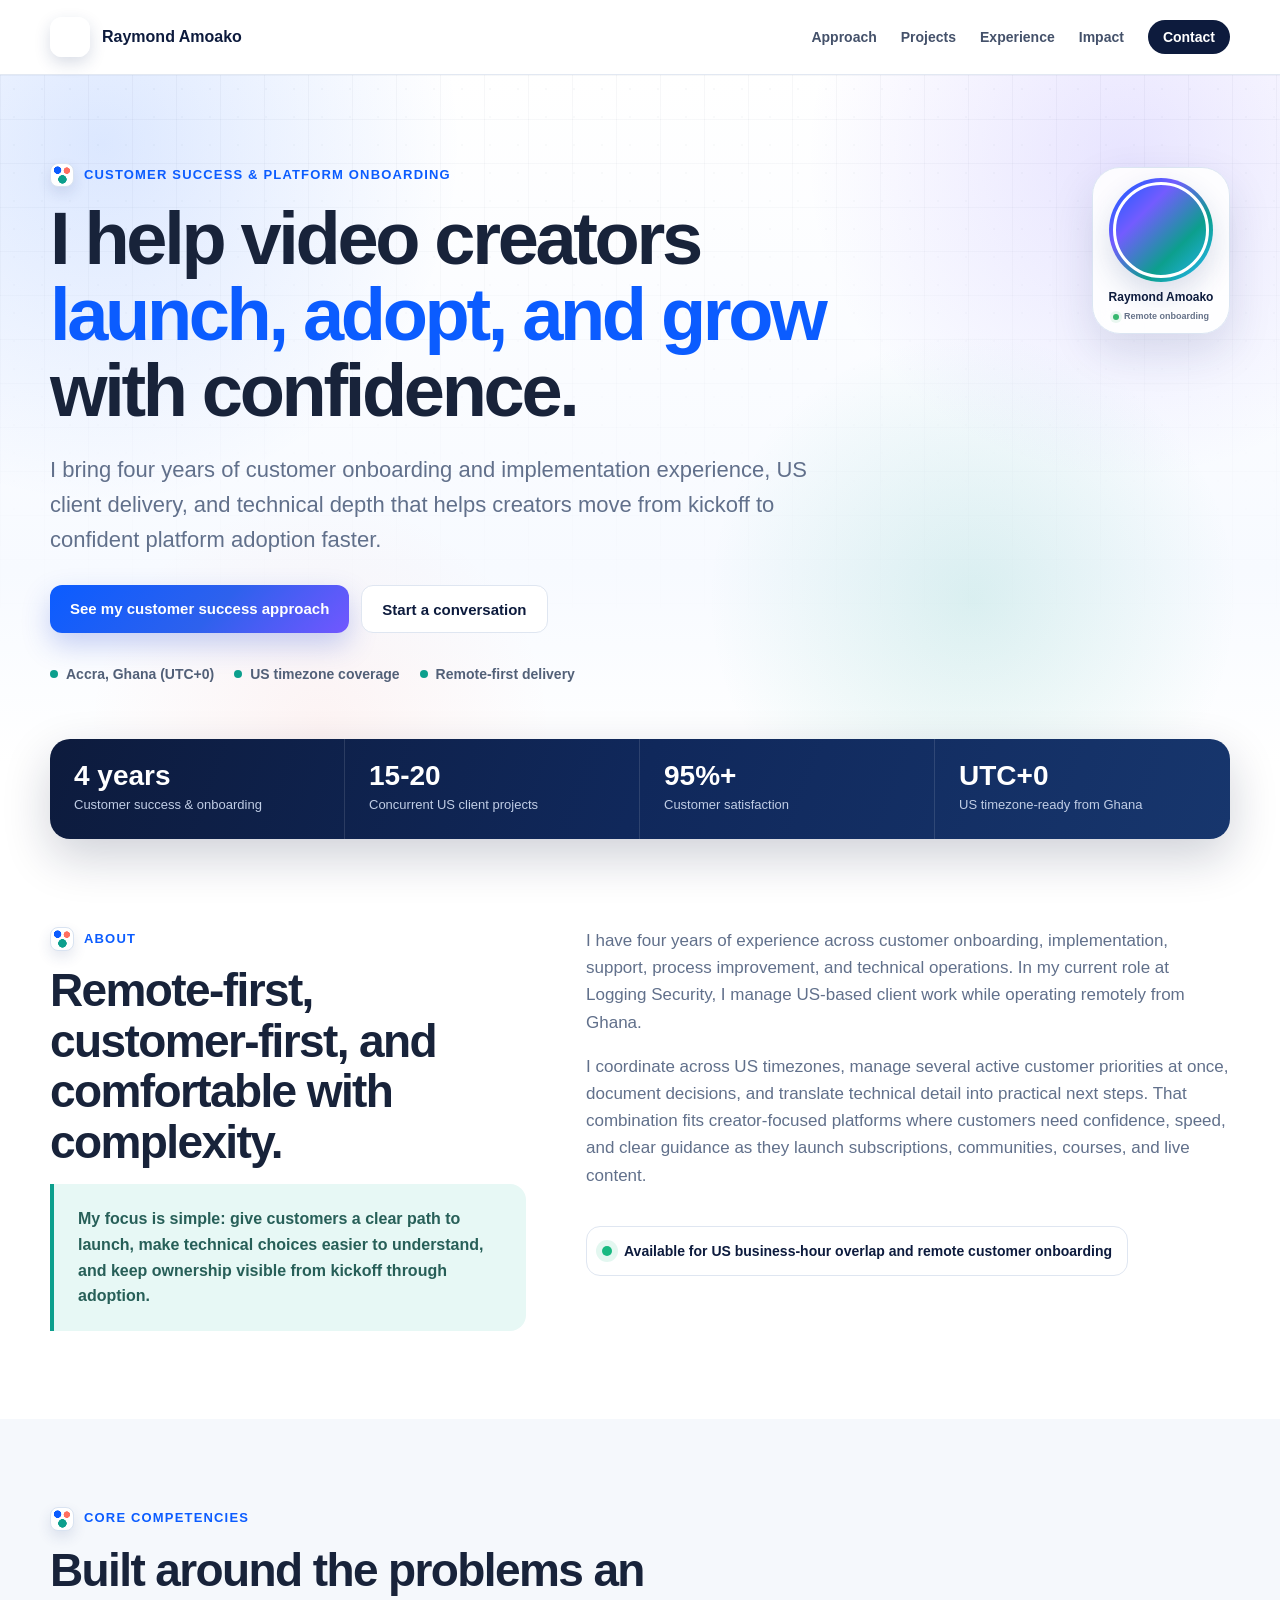
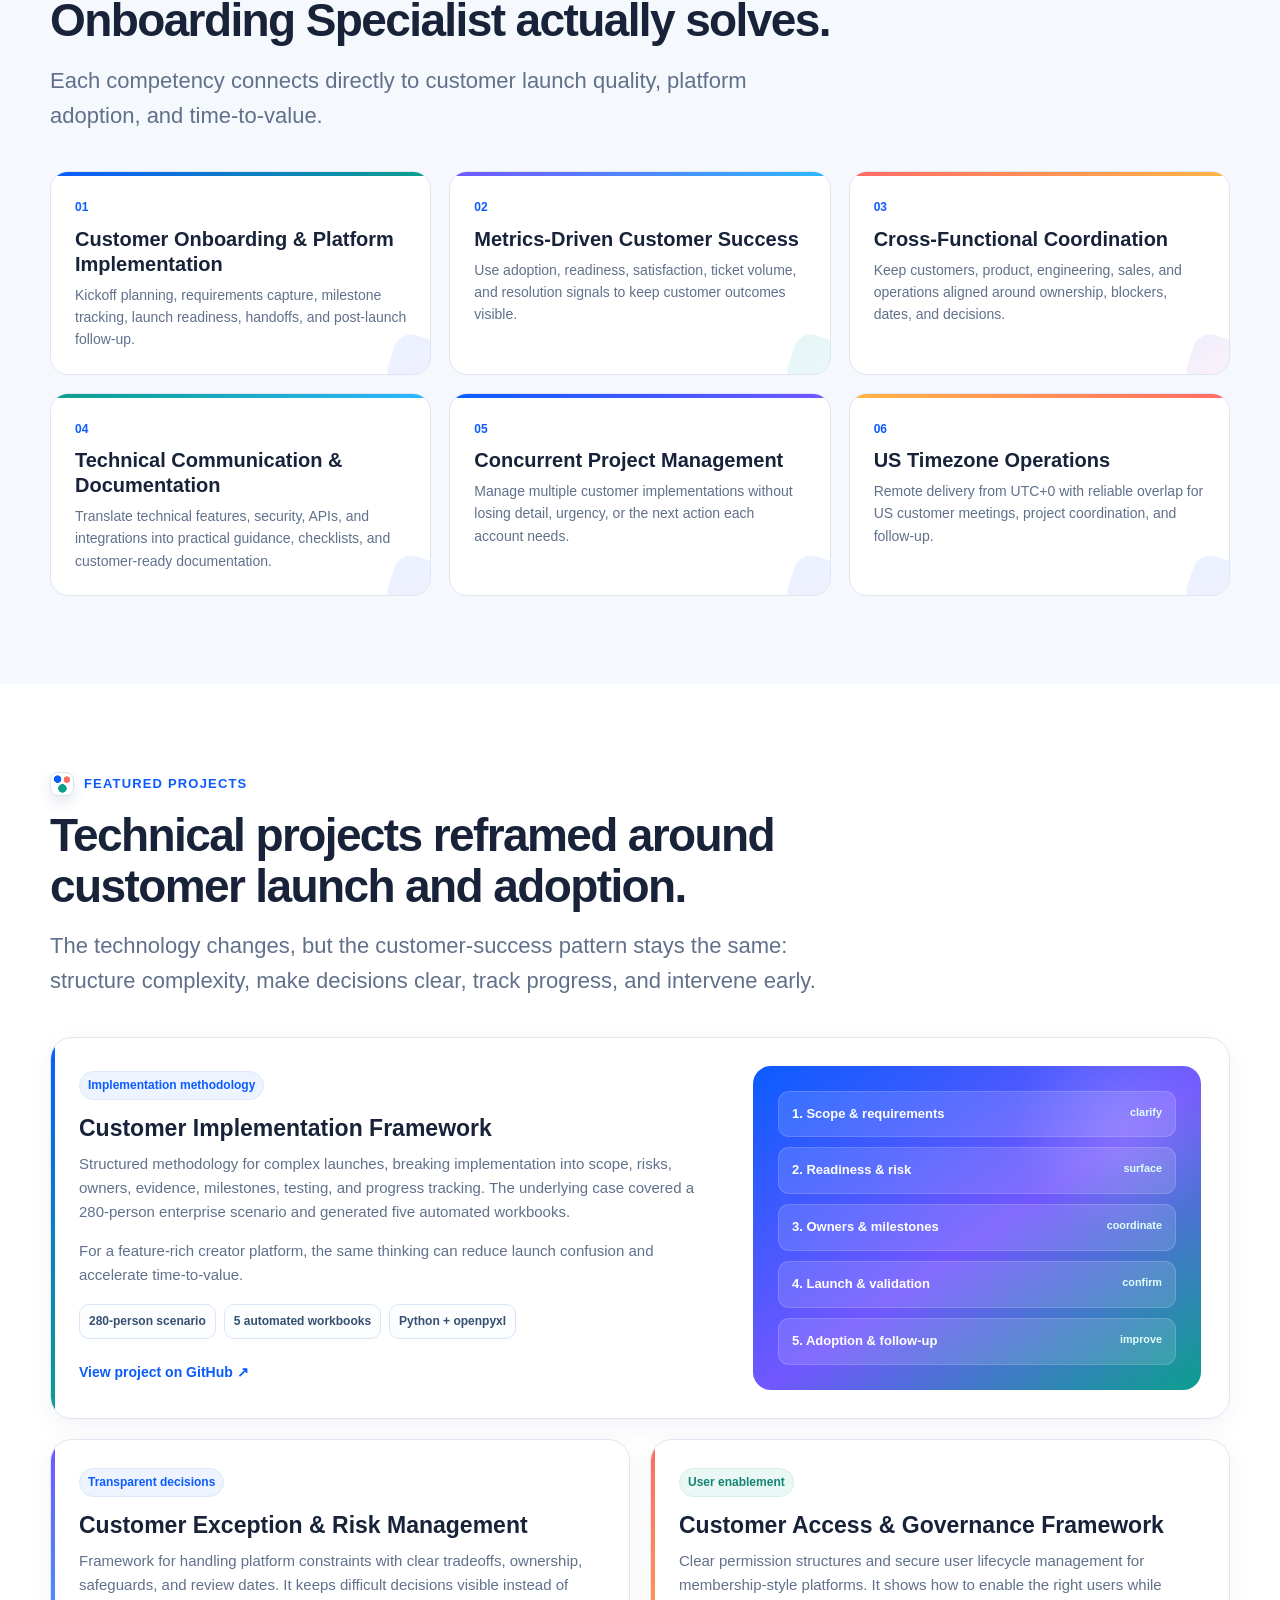
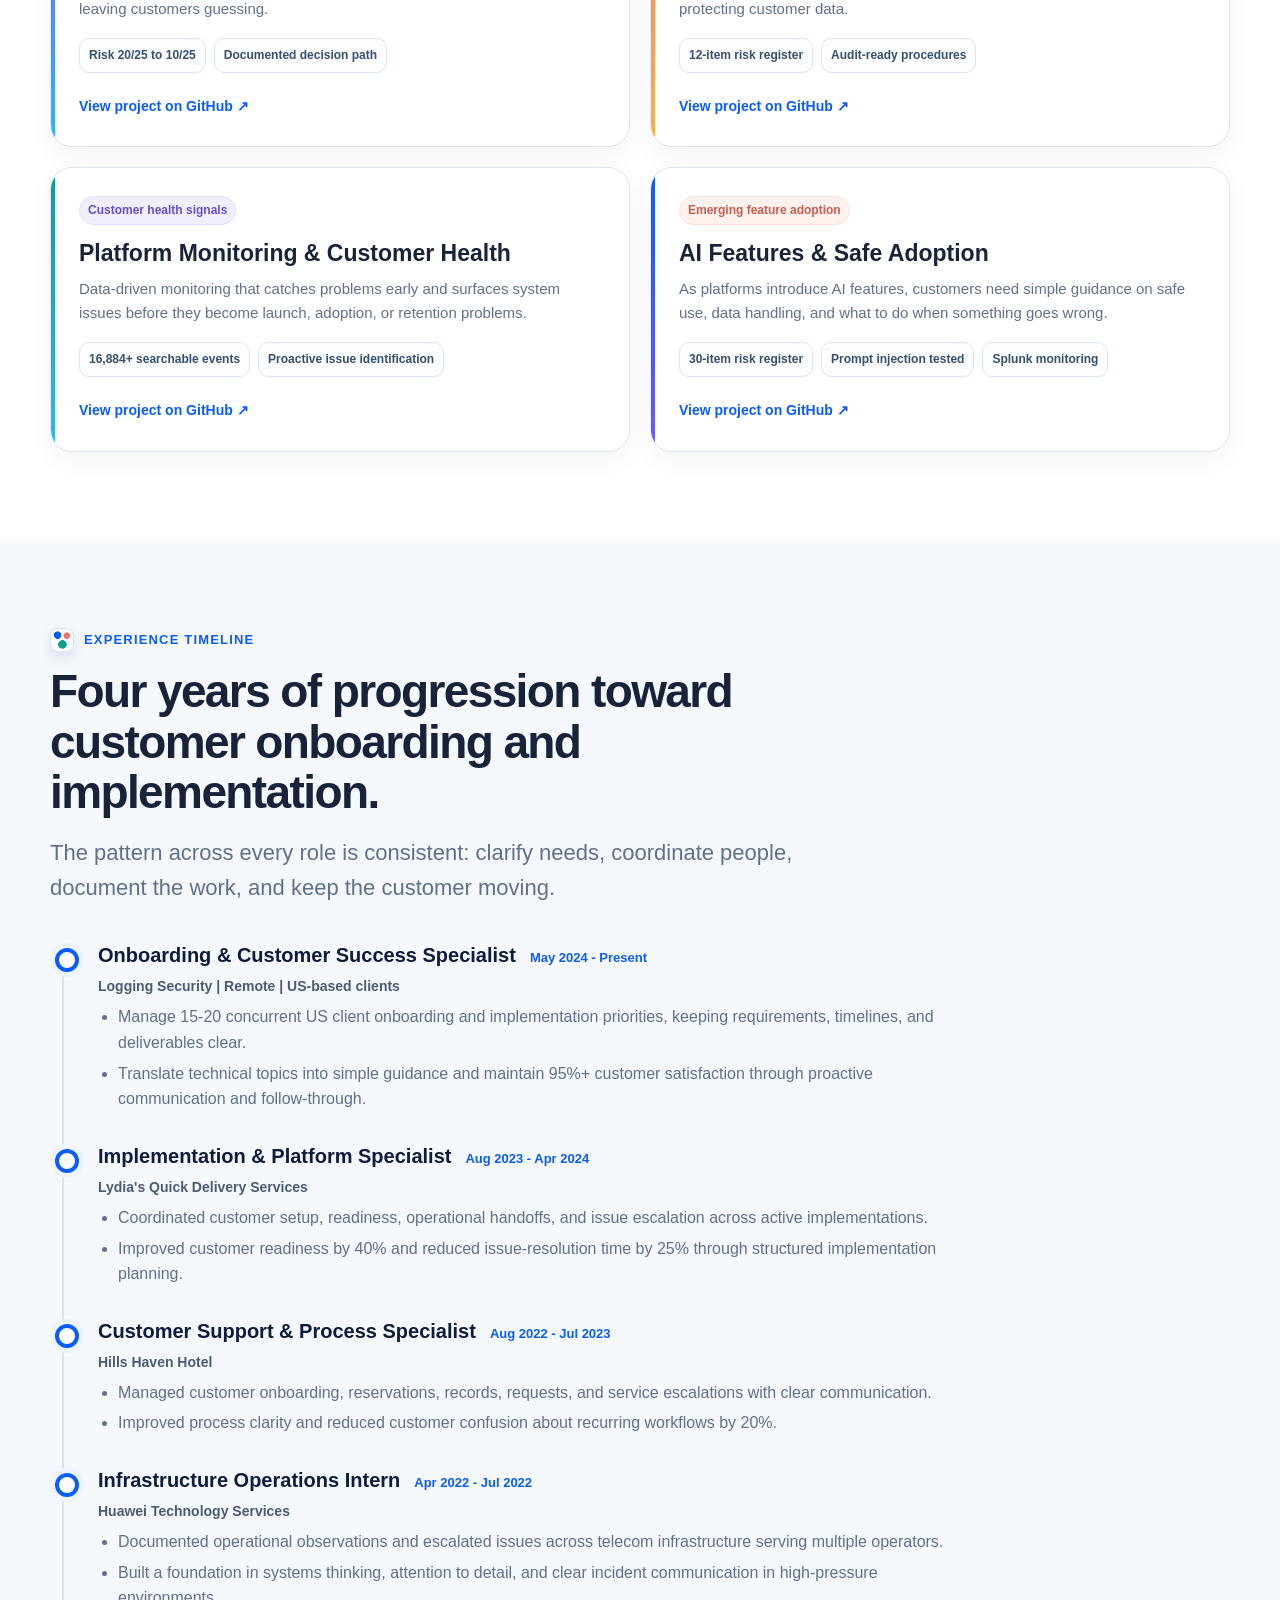
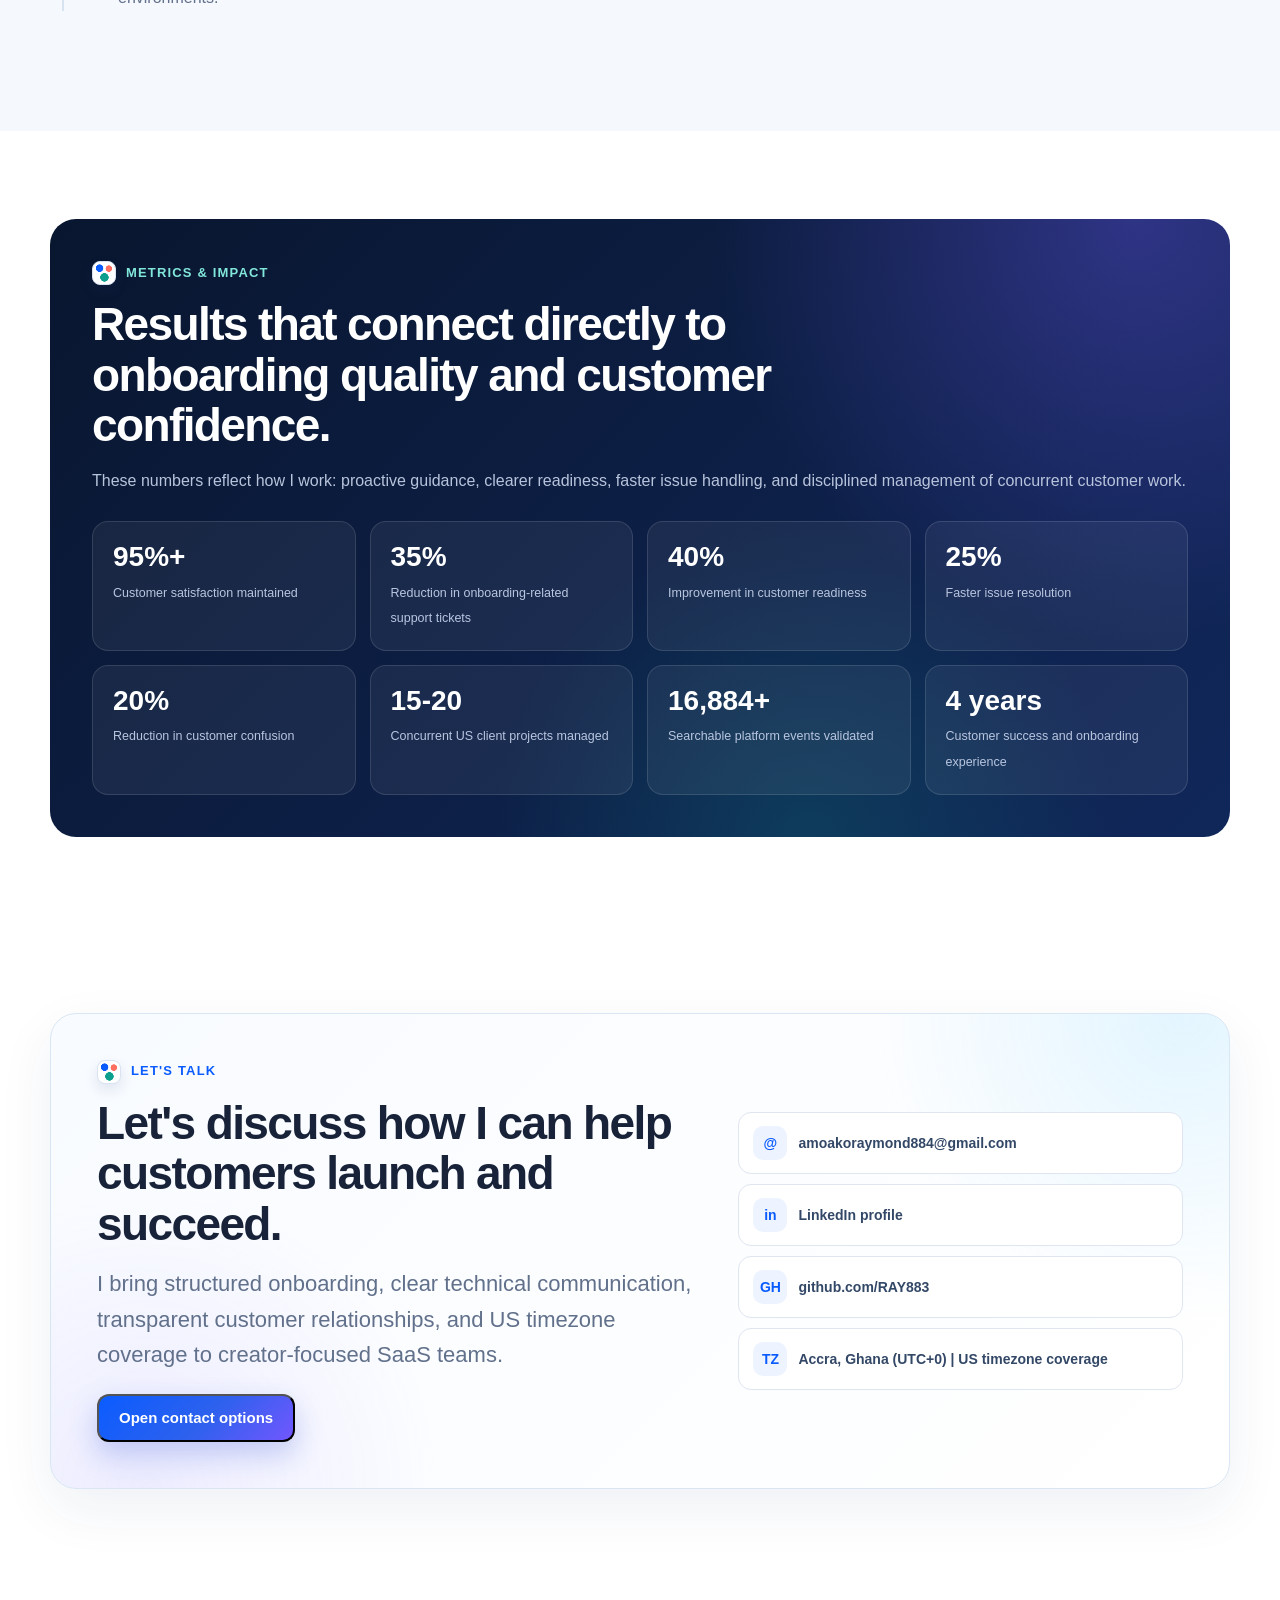
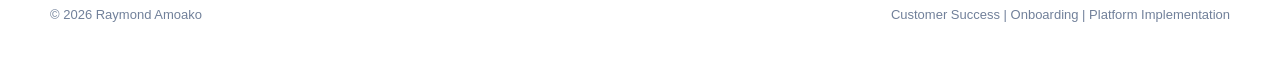
<file: index.html>
<!doctype html><html lang="en"><head><meta charset="utf-8"><meta name="viewport" content="width=device-width,initial-scale=1"><meta name="description" content="Raymond Amoako - customer success, onboarding and platform implementation for creator-focused SaaS."><meta name="theme-color" content="#0b5cff"><title>Raymond Amoako | Customer Success & Onboarding</title><link rel="stylesheet" href="style.css"><link rel="stylesheet" href="enhanced.css"></head><body><header class="navw"><div class="ct nav"><a href="#top" class="brand" data-scroll="top"><img class="nav-avatar" src="portrait.webp?v=20260817c" alt="Raymond Amoako"><span>Raymond Amoako</span></a><button class="menu" id="mb" aria-label="Menu">☰</button><nav class="links" id="nl"><a href="#approach">Approach</a><a href="#projects">Projects</a><a href="#experience">Experience</a><a href="#impact">Impact</a><button class="cta nav-contact" type="button" data-contact>Contact</button></nav></div></header><main id="top">
<section class="hero"><div class="ct hg"><div><div class="eye">Customer Success & Platform Onboarding</div><h1>I help video creators <span>launch, adopt, and grow</span> with confidence.</h1><p class="lead">I bring four years of customer onboarding and implementation experience, US client delivery, and technical depth that helps creators move from kickoff to confident platform adoption faster.</p><div class="actions"><a class="btn primary" href="#approach" data-scroll="approach">See my customer success approach</a><button class="btn secondary" type="button" data-contact>Start a conversation</button></div><div class="trust"><span><i class="dot"></i>Accra, Ghana (UTC+0)</span><span><i class="dot"></i>US timezone coverage</span><span><i class="dot"></i>Remote-first delivery</span></div></div><aside class="hero-avatar-card" aria-label="Raymond Amoako profile"><div class="hero-avatar-ring"><img src="portrait.webp?v=20260817c" alt="Professional portrait of Raymond Amoako"></div><div class="hero-avatar-copy"><strong>Raymond Amoako</strong><span><i class="online-dot"></i>Remote onboarding</span></div></aside></div></section>
<div class="stats"><div class="ct sg"><div class="st"><b>4 years</b><span>Customer success & onboarding</span></div><div class="st"><b>15-20</b><span>Concurrent US client projects</span></div><div class="st"><b>95%+</b><span>Customer satisfaction</span></div><div class="st"><b>UTC+0</b><span>US timezone-ready from Ghana</span></div></div></div>
<section class="sec" id="about"><div class="ct about"><div><div class="eye">About</div><h2>Remote-first, customer-first, and comfortable with complexity.</h2><div class="note">My focus is simple: give customers a clear path to launch, make technical choices easier to understand, and keep ownership visible from kickoff through adoption.</div></div><div class="copy"><p>I have four years of experience across customer onboarding, implementation, support, process improvement, and technical operations. In my current role at Logging Security, I manage US-based client work while operating remotely from Ghana.</p><p>I coordinate across US timezones, manage several active customer priorities at once, document decisions, and translate technical detail into practical next steps. That combination fits creator-focused platforms where customers need confidence, speed, and clear guidance as they launch subscriptions, communities, courses, and live content.</p><div class="avail"><span class="pulse"></span>Available for US business-hour overlap and remote customer onboarding</div></div></div></section>
<section class="sec soft" id="approach"><div class="ct"><div class="head"><div class="eye">Core competencies</div><h2>Built around the problems an Onboarding Specialist actually solves.</h2><p class="lead">Each competency connects directly to customer launch quality, platform adoption, and time-to-value.</p></div><div class="cg"><article class="comp"><div class="num">01</div><h3>Customer Onboarding & Platform Implementation</h3><p>Kickoff planning, requirements capture, milestone tracking, launch readiness, handoffs, and post-launch follow-up.</p></article><article class="comp"><div class="num">02</div><h3>Metrics-Driven Customer Success</h3><p>Use adoption, readiness, satisfaction, ticket volume, and resolution signals to keep customer outcomes visible.</p></article><article class="comp"><div class="num">03</div><h3>Cross-Functional Coordination</h3><p>Keep customers, product, engineering, sales, and operations aligned around ownership, blockers, dates, and decisions.</p></article><article class="comp"><div class="num">04</div><h3>Technical Communication & Documentation</h3><p>Translate technical features, security, APIs, and integrations into practical guidance, checklists, and customer-ready documentation.</p></article><article class="comp"><div class="num">05</div><h3>Concurrent Project Management</h3><p>Manage multiple customer implementations without losing detail, urgency, or the next action each account needs.</p></article><article class="comp"><div class="num">06</div><h3>US Timezone Operations</h3><p>Remote delivery from UTC+0 with reliable overlap for US customer meetings, project coordination, and follow-up.</p></article></div></div></section>
<section class="sec" id="projects"><div class="ct"><div class="head"><div class="eye">Featured projects</div><h2>Technical projects reframed around customer launch and adoption.</h2><p class="lead">The technology changes, but the customer-success pattern stays the same: structure complexity, make decisions clear, track progress, and intervene early.</p></div><div class="pg"><article class="proj feature"><div><span class="pt">Implementation methodology</span><h3>Customer Implementation Framework</h3><p>Structured methodology for complex launches, breaking implementation into scope, risks, owners, evidence, milestones, testing, and progress tracking. The underlying case covered a 280-person enterprise scenario and generated five automated workbooks.</p><p>For a feature-rich creator platform, the same thinking can reduce launch confusion and accelerate time-to-value.</p><div class="pills"><span class="pill">280-person scenario</span><span class="pill">5 automated workbooks</span><span class="pill">Python + openpyxl</span></div><a class="plink" href="https://github.com/RAY883/ISO-27001-Endpoint-Data-Protection-Governance" target="_blank" rel="noopener">View project on GitHub ↗</a></div><div class="visual"><div class="flow">1. Scope & requirements <small>clarify</small></div><div class="flow">2. Readiness & risk <small>surface</small></div><div class="flow">3. Owners & milestones <small>coordinate</small></div><div class="flow">4. Launch & validation <small>confirm</small></div><div class="flow">5. Adoption & follow-up <small>improve</small></div></div></article>
<article class="proj"><span class="pt">Transparent decisions</span><h3>Customer Exception & Risk Management</h3><p>Framework for handling platform constraints with clear tradeoffs, ownership, safeguards, and review dates. It keeps difficult decisions visible instead of leaving customers guessing.</p><div class="pills"><span class="pill">Risk 20/25 to 10/25</span><span class="pill">Documented decision path</span></div><a class="plink" href="https://github.com/RAY883/Risk-Acceptance-Security-Exception-Management" target="_blank" rel="noopener">View project on GitHub ↗</a></article>
<article class="proj"><span class="pt">User enablement</span><h3>Customer Access & Governance Framework</h3><p>Clear permission structures and secure user lifecycle management for membership-style platforms. It shows how to enable the right users while protecting customer data.</p><div class="pills"><span class="pill">12-item risk register</span><span class="pill">Audit-ready procedures</span></div><a class="plink" href="https://github.com/RAY883/iam-joiner-mover-leaver-access-governance" target="_blank" rel="noopener">View project on GitHub ↗</a></article>
<article class="proj"><span class="pt">Customer health signals</span><h3>Platform Monitoring & Customer Health</h3><p>Data-driven monitoring that catches problems early and surfaces system issues before they become launch, adoption, or retention problems.</p><div class="pills"><span class="pill">16,884+ searchable events</span><span class="pill">Proactive issue identification</span></div><a class="plink" href="https://github.com/RAY883/active-directory-splunk-siem-lab" target="_blank" rel="noopener">View project on GitHub ↗</a></article>
<article class="proj"><span class="pt">Emerging feature adoption</span><h3>AI Features & Safe Adoption</h3><p>As platforms introduce AI features, customers need simple guidance on safe use, data handling, and what to do when something goes wrong.</p><div class="pills"><span class="pill">30-item risk register</span><span class="pill">Prompt injection tested</span><span class="pill">Splunk monitoring</span></div><a class="plink" href="https://github.com/RAY883/AI-Security-Governance-and-Incident-Readiness" target="_blank" rel="noopener">View project on GitHub ↗</a></article></div></div></section>
<section class="sec soft" id="experience"><div class="ct"><div class="head"><div class="eye">Experience timeline</div><h2>Four years of progression toward customer onboarding and implementation.</h2><p class="lead">The pattern across every role is consistent: clarify needs, coordinate people, document the work, and keep the customer moving.</p></div><div class="tl"><article class="ti"><div class="meta"><h3>Onboarding & Customer Success Specialist</h3><span>May 2024 - Present</span></div><div class="co">Logging Security | Remote | US-based clients</div><ul><li>Manage 15-20 concurrent US client onboarding and implementation priorities, keeping requirements, timelines, and deliverables clear.</li><li>Translate technical topics into simple guidance and maintain 95%+ customer satisfaction through proactive communication and follow-through.</li></ul></article><article class="ti"><div class="meta"><h3>Implementation & Platform Specialist</h3><span>Aug 2023 - Apr 2024</span></div><div class="co">Lydia's Quick Delivery Services</div><ul><li>Coordinated customer setup, readiness, operational handoffs, and issue escalation across active implementations.</li><li>Improved customer readiness by 40% and reduced issue-resolution time by 25% through structured implementation planning.</li></ul></article><article class="ti"><div class="meta"><h3>Customer Support & Process Specialist</h3><span>Aug 2022 - Jul 2023</span></div><div class="co">Hills Haven Hotel</div><ul><li>Managed customer onboarding, reservations, records, requests, and service escalations with clear communication.</li><li>Improved process clarity and reduced customer confusion about recurring workflows by 20%.</li></ul></article><article class="ti"><div class="meta"><h3>Infrastructure Operations Intern</h3><span>Apr 2022 - Jul 2022</span></div><div class="co">Huawei Technology Services</div><ul><li>Documented operational observations and escalated issues across telecom infrastructure serving multiple operators.</li><li>Built a foundation in systems thinking, attention to detail, and clear incident communication in high-pressure environments.</li></ul></article></div></div></section>
<section class="sec" id="impact"><div class="ct impact"><div class="eye" style="color:#82e7db">Metrics & impact</div><h2>Results that connect directly to onboarding quality and customer confidence.</h2><p>These numbers reflect how I work: proactive guidance, clearer readiness, faster issue handling, and disciplined management of concurrent customer work.</p><div class="ig"><div class="ic"><b>95%+</b><span>Customer satisfaction maintained</span></div><div class="ic"><b>35%</b><span>Reduction in onboarding-related support tickets</span></div><div class="ic"><b>40%</b><span>Improvement in customer readiness</span></div><div class="ic"><b>25%</b><span>Faster issue resolution</span></div><div class="ic"><b>20%</b><span>Reduction in customer confusion</span></div><div class="ic"><b>15-20</b><span>Concurrent US client projects managed</span></div><div class="ic"><b>16,884+</b><span>Searchable platform events validated</span></div><div class="ic"><b>4 years</b><span>Customer success and onboarding experience</span></div></div></div></section>
<section class="sec" id="contact"><div class="ct contact"><div><div class="eye">Let's talk</div><h2>Let's discuss how I can help customers launch and succeed.</h2><p class="lead">I bring structured onboarding, clear technical communication, transparent customer relationships, and US timezone coverage to creator-focused SaaS teams.</p><button class="btn primary" type="button" data-contact>Open contact options</button></div><div class="cl"><a href="mailto:amoakoraymond884@gmail.com"><span class="mini">@</span>amoakoraymond884@gmail.com</a><a href="https://www.linkedin.com/in/raymond-amoako-a57b2a271" target="_blank" rel="noopener"><span class="mini">in</span>LinkedIn profile</a><a href="https://github.com/RAY883" target="_blank" rel="noopener"><span class="mini">GH</span>github.com/RAY883</a><div><span class="mini">TZ</span>Accra, Ghana (UTC+0) | US timezone coverage</div></div></div></section></main><footer><div class="ct fr"><span>© 2026 Raymond Amoako</span><span>Customer Success | Onboarding | Platform Implementation</span></div></footer><div class="contact-modal" id="contactModal" aria-hidden="true" role="dialog" aria-modal="true" aria-labelledby="contactTitle"><div class="modal-backdrop" data-close></div><div class="modal-card"><button class="modal-close" type="button" data-close aria-label="Close">×</button><img class="modal-avatar" src="portrait.webp?v=20260817c" alt="Raymond Amoako"><span class="modal-kicker">Let's connect</span><h2 id="contactTitle">Start a conversation with Raymond.</h2><p>Choose the channel that works best. I respond across US business-hour overlap.</p><div class="modal-links"><a href="mailto:amoakoraymond884@gmail.com?subject=Customer%20Success%20Conversation"><span>@</span><div><b>Email</b><small>amoakoraymond884@gmail.com</small></div><i>→</i></a><a href="https://www.linkedin.com/in/raymond-amoako-a57b2a271" target="_blank" rel="noopener"><span>in</span><div><b>LinkedIn</b><small>Connect professionally</small></div><i>↗</i></a><a href="https://github.com/RAY883" target="_blank" rel="noopener"><span>GH</span><div><b>GitHub</b><small>Review project evidence</small></div><i>↗</i></a></div><button class="copy-email" type="button" id="copyEmail">Copy email address</button><div class="copy-status" id="copyStatus" aria-live="polite"></div></div></div><script>(()=>{const b=document.getElementById('mb'),n=document.getElementById('nl'),m=document.getElementById('contactModal'),st=document.getElementById('copyStatus');const go=id=>{const e=id==='top'?document.body:document.getElementById(id);if(!e)return;window.scrollTo({top:id==='top'?0:e.getBoundingClientRect().top+scrollY-76,behavior:'smooth'});n.classList.remove('open')};b.onclick=()=>n.classList.toggle('open');document.querySelectorAll('a[href^="#"], [data-scroll]').forEach(a=>a.onclick=e=>{const id=(a.dataset.scroll||a.getAttribute('href')||'').replace('#','');if(id){e.preventDefault();go(id)}});const open=()=>{m.classList.add('open');m.setAttribute('aria-hidden','false');document.body.classList.add('modal-open')},close=()=>{m.classList.remove('open');m.setAttribute('aria-hidden','true');document.body.classList.remove('modal-open')};document.querySelectorAll('[data-contact]').forEach(x=>x.onclick=open);document.querySelectorAll('[data-close]').forEach(x=>x.onclick=close);document.addEventListener('keydown',e=>{if(e.key==='Escape')close()});document.getElementById('copyEmail').onclick=async()=>{try{await navigator.clipboard.writeText('amoakoraymond884@gmail.com');st.textContent='Email copied to clipboard.'}catch{st.textContent='amoakoraymond884@gmail.com'}setTimeout(()=>st.textContent='',2300)};const items=document.querySelectorAll('.comp,.proj,.ti,.st,.ic,.profile,.head,.about,.contact');items.forEach(x=>x.classList.add('fx'));const ob=new IntersectionObserver(es=>es.forEach(e=>{if(e.isIntersecting){e.target.classList.add('show');ob.unobserve(e.target)}}),{threshold:.08});items.forEach(x=>ob.observe(x));})();</script></body></html>
</file>
<file: style.css>
:root{--b:#0b5cff;--n:#0d1b3d;--i:#18233a;--m:#61708b;--l:#dfe6f1;--s:#f5f8fc;--w:#fff;--t:#0c9f8d;--p:#7257ff;--c:#ff6b66;--sky:#2cb8ff;--g:#ffb545;--sh:0 18px 46px rgba(25,49,98,.11);--r:22px;--max:1180px}*{box-sizing:border-box}html{scroll-behavior:smooth}body{margin:0;color:var(--i);background:#fff;font-family:-apple-system,BlinkMacSystemFont,"Segoe UI",Arial,sans-serif;line-height:1.6;-webkit-font-smoothing:antialiased}a{color:inherit}img,svg{display:block}.ct{width:min(calc(100% - 40px),var(--max));margin:auto}.sec{padding:88px 0;scroll-margin-top:80px}.soft{background:var(--s)}h1,h2,h3,p{margin-top:0}h1{font-size:clamp(42px,6vw,74px);line-height:1.03;letter-spacing:-.045em;margin-bottom:22px}h2{font-size:clamp(30px,4vw,46px);line-height:1.1;letter-spacing:-.035em;margin-bottom:17px}h3{font-size:20px;line-height:1.25}p{color:var(--m)}.lead{font-size:clamp(18px,2.1vw,22px);max-width:780px}.eye{display:inline-flex;align-items:center;gap:10px;font-size:13px;font-weight:850;letter-spacing:.09em;text-transform:uppercase;color:var(--b);margin-bottom:14px}.eye:before{content:"";width:23px;height:25px;border-radius:8px;border:1px solid #dbe4f1;background:radial-gradient(circle at 28% 22%,var(--c) 0 4px,transparent 4.8px),radial-gradient(circle at 72% 22%,var(--p) 0 4px,transparent 4.8px),radial-gradient(circle at 28% 50%,var(--b) 0 4px,transparent 4.8px),radial-gradient(circle at 72% 50%,var(--sky) 0 4px,transparent 4.8px),radial-gradient(circle at 28% 78%,var(--t) 0 4px,transparent 4.8px),#fff;box-shadow:0 6px 15px rgba(48,74,132,.14)}
.navw{position:sticky;top:0;z-index:50;background:rgba(255,255,255,.92);backdrop-filter:blur(14px);border-bottom:1px solid rgba(223,230,241,.9)}.nav{height:74px;display:flex;align-items:center;justify-content:space-between;gap:18px}.brand{display:flex;align-items:center;gap:12px;text-decoration:none;font-weight:850;color:var(--n)}.bm{width:40px;height:40px;border-radius:13px;display:grid;place-items:center;color:#fff;font-weight:900;background:linear-gradient(145deg,var(--b),var(--p) 48%,var(--t));box-shadow:0 12px 28px rgba(62,75,219,.23)}.links{display:flex;align-items:center;gap:24px}.links a{text-decoration:none;color:#44516a;font-size:14px;font-weight:750}.links a:hover{color:var(--b)}.links .cta{padding:9px 15px;border-radius:999px;background:var(--n);color:#fff}.menu{display:none;border:0;background:transparent;font-size:25px}
.hero{position:relative;overflow:hidden;padding:88px 0 78px;background:radial-gradient(circle at 88% 12%,rgba(114,87,255,.15),transparent 23%),radial-gradient(circle at 78% 48%,rgba(12,159,141,.12),transparent 25%),radial-gradient(circle at 12% 6%,rgba(11,92,255,.13),transparent 27%),radial-gradient(circle at 30% 95%,rgba(255,107,102,.07),transparent 22%),linear-gradient(180deg,#fff,#f7faff 64%,#fbfdff)}.hero:after{content:"";position:absolute;inset:0;pointer-events:none;background-image:radial-gradient(rgba(13,27,61,.08) 1px,transparent 1px);background-size:28px 28px;mask-image:linear-gradient(to bottom,rgba(0,0,0,.35),transparent 70%)}.hg{position:relative;z-index:1;display:grid;grid-template-columns:1.15fr .85fr;gap:58px;align-items:center}.hero h1 span{color:var(--b)}.actions{display:flex;flex-wrap:wrap;gap:12px;margin:28px 0 30px}.btn{display:inline-flex;align-items:center;justify-content:center;min-height:48px;padding:0 20px;border-radius:12px;text-decoration:none;font-weight:850;font-size:15px;transition:.18s}.btn:hover{transform:translateY(-2px)}.primary{color:#fff;background:linear-gradient(135deg,var(--b),#2e61ed 55%,var(--p));box-shadow:0 12px 28px rgba(44,74,210,.25)}.secondary{color:var(--n);background:#fff;border:1px solid var(--l)}.trust{display:flex;flex-wrap:wrap;gap:10px 20px;color:#526078;font-size:14px;font-weight:700}.trust span{display:flex;align-items:center;gap:8px}.dot{width:8px;height:8px;border-radius:50%;background:var(--t)}.profile{padding:18px;background:rgba(255,255,255,.9);border:1px solid #d7e1ef;border-radius:28px;box-shadow:0 28px 70px rgba(23,50,103,.16)}.ps{position:relative;border-radius:22px;padding:5px;background:linear-gradient(135deg,var(--b),var(--p),var(--t),var(--sky));box-shadow:0 18px 44px rgba(38,65,129,.16)}.ps img{width:100%;aspect-ratio:4/4.55;object-fit:cover;object-position:50% 18%;border-radius:18px}.chip{position:absolute;z-index:2;padding:9px 11px;border-radius:12px;background:rgba(255,255,255,.96);border:1px solid #d9e4f3;box-shadow:0 11px 30px rgba(31,54,99,.17);font-size:12px;font-weight:850;white-space:nowrap}.ch1{left:-22px;bottom:34px}.ch2{right:-18px;top:28px}.pi{padding:20px 10px 8px}.kick{font-size:12px;font-weight:900;color:var(--b);text-transform:uppercase;letter-spacing:.08em}.pi h3{font-size:25px;margin:7px 0 13px}.tags{display:flex;flex-wrap:wrap;gap:8px}.tag{padding:6px 10px;border-radius:999px;background:#eaf8ff;border:1px solid #caebfb;color:#0c6d9c;font-size:12px;font-weight:800}.tag:nth-child(2){background:#e7f8f5;color:#1f6d62;border-color:#c8eee8}.tag:nth-child(3){background:#f2efff;color:#5845c5;border-color:#ded8ff}
.stats{margin-top:-25px;position:relative;z-index:4}.sg{display:grid;grid-template-columns:repeat(4,1fr);background:linear-gradient(110deg,#0d1b3d,#10285b 50%,#17366d);color:#fff;border-radius:20px;overflow:hidden;box-shadow:0 18px 48px rgba(13,27,61,.2)}.st{padding:22px 24px;border-right:1px solid rgba(255,255,255,.12)}.st:last-child{border:0}.st b{display:block;font-size:28px;line-height:1.1}.st:nth-child(1)b{color:#86d8ff}.st:nth-child(2)b{color:#b7a9ff}.st:nth-child(3)b{color:#80eadc}.st:nth-child(4)b{color:#ffd38e}.st span{color:#c0cde5;font-size:13px}
.about{display:grid;grid-template-columns:.85fr 1.15fr;gap:60px}.note{border-left:4px solid var(--t);padding:22px 24px;background:#e7f8f5;border-radius:0 16px 16px 0;color:#275f58;font-weight:700}.copy p{font-size:17px}.avail{display:inline-flex;gap:12px;align-items:center;margin-top:20px;padding:13px 15px;border:1px solid var(--l);border-radius:14px;font-size:14px;font-weight:800;color:var(--n)}.pulse{width:10px;height:10px;border-radius:50%;background:#18b981;box-shadow:0 0 0 6px rgba(24,185,129,.12)}.head{max-width:780px;margin-bottom:38px}.cg{display:grid;grid-template-columns:repeat(3,1fr);gap:18px}.comp{position:relative;overflow:hidden;border:1px solid var(--l);border-radius:18px;padding:26px 24px 23px;background:#fff;transition:.18s}.comp:before{content:"";position:absolute;left:0;right:0;top:0;height:4px;background:linear-gradient(90deg,var(--b),var(--t))}.comp:nth-child(2):before{background:linear-gradient(90deg,var(--p),var(--sky))}.comp:nth-child(3):before{background:linear-gradient(90deg,var(--c),var(--g))}.comp:nth-child(4):before{background:linear-gradient(90deg,var(--t),var(--sky))}.comp:nth-child(5):before{background:linear-gradient(90deg,var(--b),var(--p))}.comp:nth-child(6):before{background:linear-gradient(90deg,var(--g),var(--c))}.comp:hover{transform:translateY(-4px);box-shadow:var(--sh)}.num{font-size:12px;font-weight:900;color:var(--b)}.comp h3{margin:9px 0 7px}.comp p{font-size:14px;margin:0}
.pg{display:grid;grid-template-columns:repeat(2,1fr);gap:20px}.proj{position:relative;overflow:hidden;border:1px solid var(--l);border-radius:var(--r);background:#fff;padding:28px;box-shadow:0 8px 25px rgba(30,57,109,.055);transition:.2s}.proj:before{content:"";position:absolute;left:0;top:0;bottom:0;width:4px;background:linear-gradient(var(--b),var(--t))}.proj:nth-child(2):before{background:linear-gradient(var(--p),var(--sky))}.proj:nth-child(3):before{background:linear-gradient(var(--c),var(--g))}.proj:nth-child(4):before{background:linear-gradient(var(--t),var(--sky))}.proj:nth-child(5):before{background:linear-gradient(var(--b),var(--p))}.proj:hover{transform:translateY(-4px);box-shadow:var(--sh)}.proj.feature{grid-column:1/-1;display:grid;grid-template-columns:1fr .7fr;gap:34px;align-items:center}.pt{display:inline-flex;padding:7px 10px;border-radius:999px;background:#eef4ff;color:var(--b);font-size:12px;font-weight:850}.proj h3{font-size:23px;margin:14px 0 9px}.proj p{font-size:15px}.pills{display:flex;flex-wrap:wrap;gap:8px;margin:17px 0 20px}.pill{border:1px solid #d9e6f7;background:#fbfdff;border-radius:10px;padding:7px 9px;font-size:12px;font-weight:800;color:#36506f}.plink{color:var(--b);font-size:14px;font-weight:850;text-decoration:none}.plink:hover{text-decoration:underline}.visual{min-height:235px;border-radius:18px;color:#fff;padding:25px;display:grid;align-content:center;gap:10px;background:radial-gradient(circle at 82% 18%,rgba(255,255,255,.15),transparent 24%),linear-gradient(145deg,var(--b),var(--p) 52%,var(--t))}.flow{padding:12px 13px;border-radius:11px;background:rgba(255,255,255,.13);border:1px solid rgba(255,255,255,.15);font-weight:800;font-size:13px}.flow small{float:right;color:#dffff9}
.tl{position:relative;max-width:920px;margin-top:38px}.tl:before{content:"";position:absolute;left:12px;top:6px;bottom:0;width:2px;background:#d8e3f2}.ti{position:relative;padding-left:48px;margin-bottom:32px}.ti:before{content:"";position:absolute;left:5px;top:5px;width:16px;height:16px;border-radius:50%;background:#fff;border:4px solid var(--b);box-shadow:0 0 0 5px #edf3ff}.meta{display:flex;flex-wrap:wrap;gap:8px 14px;align-items:baseline;margin-bottom:6px}.meta h3{margin:0;color:var(--n)}.meta span{color:var(--b);font-size:13px;font-weight:850}.co{color:#4b5b76;font-size:14px;font-weight:750;margin-bottom:7px}.ti ul{margin:0;padding-left:20px;color:var(--m)}.ti li{margin-bottom:5px}
.impact{background:linear-gradient(135deg,#0d1b3d,#102b65);border-radius:26px;padding:42px;color:#fff}.impact h2{color:#fff;max-width:700px}.impact p{color:#b8c4dc}.ig{display:grid;grid-template-columns:repeat(4,1fr);gap:14px;margin-top:28px}.ic{padding:20px;border-radius:16px;border:1px solid rgba(255,255,255,.12);background:rgba(255,255,255,.06)}.ic b{display:block;color:#fff;font-size:28px;line-height:1.05;margin-bottom:7px}.ic span{color:#b9c6e0;font-size:12.5px}.contact{display:grid;grid-template-columns:1.15fr .85fr;gap:40px;align-items:center;border-radius:26px;padding:46px;background:radial-gradient(circle at 92% 12%,rgba(114,87,255,.10),transparent 25%),linear-gradient(145deg,#f2f7ff,#f3efff 52%,#edfafa);border:1px solid #d9e6f4}.cl{display:grid;gap:10px}.cl a,.cl div{display:flex;align-items:center;gap:11px;padding:13px 14px;border-radius:13px;background:#fff;border:1px solid var(--l);text-decoration:none;font-weight:750;font-size:14px;color:#334867}.mini{width:34px;height:34px;border-radius:10px;display:grid;place-items:center;background:#eef4ff;color:var(--b);font-weight:900}footer{padding:28px 0 38px;color:#71809a;font-size:13px}.fr{display:flex;justify-content:space-between;gap:18px;flex-wrap:wrap}
@media(max-width:950px){.hg,.about,.contact{grid-template-columns:1fr}.profile{max-width:560px;margin:auto}.sg{grid-template-columns:repeat(2,1fr)}.cg{grid-template-columns:repeat(2,1fr)}.proj.feature{grid-template-columns:1fr}.ig{grid-template-columns:repeat(2,1fr)}}@media(max-width:760px){.ct{width:min(calc(100% - 28px),var(--max))}.sec{padding:66px 0}.nav{height:68px}.menu{display:block}.links{position:absolute;left:14px;right:14px;top:72px;display:none;flex-direction:column;align-items:stretch;gap:0;background:#fff;border:1px solid var(--l);border-radius:16px;padding:8px;box-shadow:var(--sh)}.links.open{display:flex}.links a{padding:11px 12px}.hero{padding:56px 0 66px}.hg{gap:34px}.profile{padding:15px}.ch1{left:10px;bottom:18px}.ch2{right:10px;top:18px}.cg,.pg{grid-template-columns:1fr}.proj.feature{grid-column:auto}.impact{padding:28px 20px}.contact{padding:28px 20px}}@media(max-width:480px){.brand span:last-child{display:none}.actions{flex-direction:column}.btn{width:100%}.trust{display:grid;gap:8px}.sg,.ig{grid-template-columns:1fr 1fr}.st{padding:18px 15px}.st b,.ic b{font-size:24px}.chip{font-size:10.5px;padding:7px 8px}.proj{padding:22px}.ti{padding-left:40px}}
</file>
<file: enhanced.css>
/* Visual layer: modern portfolio UI, compact portrait, stronger interactivity */
:root{--c2:#ff6f61;--vio:#735cff;--gold:#ffb74d;--green:#45b96c}.eye:before{width:22px;height:22px;border-radius:8px;border:1px solid #d9e3f1;background:radial-gradient(circle at 30% 28%,var(--b) 0 3.5px,transparent 4px),radial-gradient(circle at 72% 30%,var(--c2) 0 3px,transparent 3.5px),radial-gradient(circle at 52% 70%,var(--t) 0 4px,transparent 4.5px),#fff;box-shadow:0 6px 14px rgba(35,61,120,.12)}
.hero{background:radial-gradient(circle at 8% 10%,rgba(11,92,255,.14),transparent 27%),radial-gradient(circle at 88% 12%,rgba(115,92,255,.16),transparent 25%),radial-gradient(circle at 76% 76%,rgba(12,159,141,.13),transparent 24%),radial-gradient(circle at 25% 95%,rgba(255,111,97,.07),transparent 20%),linear-gradient(180deg,#fff,#f7faff 72%,#fff)}.hero:before{content:"";position:absolute;inset:0;background-image:linear-gradient(rgba(14,31,68,.035) 1px,transparent 1px),linear-gradient(90deg,rgba(14,31,68,.035) 1px,transparent 1px);background-size:44px 44px;mask-image:linear-gradient(#000,transparent 82%);pointer-events:none}.nav-avatar{width:40px;height:40px;border-radius:12px;object-fit:cover;object-position:50% 18%;border:2px solid #fff;box-shadow:0 6px 16px rgba(30,55,108,.17)}.bm{display:none}.nav-contact{border:0;font-family:inherit;font-weight:750;cursor:pointer}.links .nav-contact{padding:9px 15px;border-radius:999px;background:var(--n);color:#fff;font-size:14px}.links .nav-contact:hover{background:#17284f}.secondary{cursor:pointer}.profile-compact{padding:24px;overflow:hidden;background:rgba(255,255,255,.92)}.profile-compact:after{content:"";position:absolute;right:-50px;top:-50px;width:140px;height:140px;border-radius:50%;background:linear-gradient(135deg,rgba(115,92,255,.16),rgba(44,184,255,.17));z-index:0}.profile-row{display:flex;align-items:center;gap:20px;position:relative;z-index:1}.ps-small{width:136px;min-width:136px;height:136px;border-radius:50%;padding:5px;box-shadow:0 16px 38px rgba(37,64,128,.16)}.ps-small img{width:100%;height:100%;aspect-ratio:auto;border-radius:50%;object-fit:cover;object-position:50% 18%;border:4px solid #fff}.profile-compact .pi{padding:0}.profile-compact .pi h3{font-size:25px;margin:6px 0 9px}.profile-note{font-size:11px;font-weight:800;margin:0;color:#5f6e84}.online-dot{display:inline-block;width:8px;height:8px;border-radius:50%;background:#37b86f;box-shadow:0 0 0 5px rgba(55,184,111,.11);margin-right:8px}.profile-metrics{display:grid;grid-template-columns:repeat(2,1fr);gap:9px;margin-top:20px;position:relative;z-index:1}.profile-metrics div{padding:11px 12px;border-radius:14px;background:#f7f9fd;border:1px solid #e3e9f2}.profile-metrics b{display:block;font-size:18px;color:var(--n)}.profile-metrics span{font-size:10px;color:#738096}.profile-actions{display:flex;gap:8px;margin-top:12px;position:relative;z-index:1}.profile-actions a{flex:1;text-align:center;text-decoration:none;padding:8px 10px;border-radius:11px;border:1px solid var(--l);font-size:11px;font-weight:850;background:#fff}.profile-actions a:hover{background:#f7faff;color:var(--b);border-color:#bfd0e9}
.comp{position:relative;overflow:hidden}.comp:after{content:"";position:absolute;width:55px;height:55px;border-radius:18px;right:-15px;bottom:-18px;background:linear-gradient(135deg,rgba(11,92,255,.08),rgba(115,92,255,.10));transform:rotate(18deg)}.comp:nth-child(2):after{background:linear-gradient(135deg,rgba(12,159,141,.10),rgba(44,184,255,.10))}.comp:nth-child(3):after{background:linear-gradient(135deg,rgba(115,92,255,.11),rgba(255,111,97,.08))}.comp:hover,.proj:hover{transform:translateY(-4px);box-shadow:0 20px 46px rgba(33,57,108,.09);border-color:#c9d8ec}.proj{transition:.2s}.pt{background:#eef4ff;border:1px solid #dce8fa;padding:4px 8px;border-radius:999px}.proj:nth-child(3) .pt{background:#eaf8f5;border-color:#d4efe9;color:#148373}.proj:nth-child(4) .pt{background:#f1eeff;border-color:#e2dcff;color:#6550ce}.proj:nth-child(5) .pt{background:#fff1ed;border-color:#ffe0d8;color:#c95e50}.proj:nth-child(6) .pt{background:#eaf8ff;border-color:#d6effa;color:#147da6}.impact{background:radial-gradient(circle at 92% 0%,rgba(115,92,255,.33),transparent 34%),radial-gradient(circle at 64% 100%,rgba(12,159,141,.2),transparent 32%),linear-gradient(135deg,#09162f,#10275a)}.contact{background:radial-gradient(circle at 96% 0%,rgba(44,184,255,.12),transparent 25%),radial-gradient(circle at 8% 100%,rgba(115,92,255,.1),transparent 25%),linear-gradient(135deg,#f8fbff,#fff);box-shadow:0 20px 55px rgba(34,58,108,.07)}
.fx{opacity:0;transform:translateY(14px);transition:opacity .5s ease,transform .5s ease}.fx.show{opacity:1;transform:none}.modal-open{overflow:hidden}.contact-modal{position:fixed;inset:0;z-index:500;display:none;align-items:center;justify-content:center;padding:20px}.contact-modal.open{display:flex}.modal-backdrop{position:absolute;inset:0;background:rgba(7,17,37,.6);backdrop-filter:blur(8px)}.modal-card{position:relative;z-index:1;width:min(100%,470px);padding:28px;border-radius:25px;background:#fff;box-shadow:0 36px 110px rgba(0,0,0,.28);animation:modalIn .2s ease}.modal-close{position:absolute;right:15px;top:14px;width:37px;height:37px;border-radius:11px;border:1px solid #e0e7f1;background:#fff;color:#4c5970;font-size:23px;cursor:pointer}.modal-avatar{width:66px;height:66px;border-radius:50%;object-fit:cover;object-position:50% 18%;padding:3px;background:linear-gradient(135deg,var(--b),var(--vio),var(--t));border:3px solid #fff;box-shadow:0 9px 24px rgba(36,62,126,.18)}.modal-kicker{display:block;margin-top:14px;font-size:10px;text-transform:uppercase;letter-spacing:.09em;font-weight:900;color:var(--b)}.modal-card h2{font-size:29px;margin:5px 0 8px}.modal-links{display:grid;gap:8px;margin-top:18px}.modal-links a{display:grid;grid-template-columns:39px 1fr auto;gap:11px;align-items:center;padding:11px;border:1px solid #e0e7f1;border-radius:13px;text-decoration:none}.modal-links a>span{width:39px;height:39px;border-radius:11px;display:grid;place-items:center;background:#eef4ff;color:var(--b);font-size:11px;font-weight:900}.modal-links a>div{display:grid;line-height:1.2}.modal-links b{font-size:12.5px}.modal-links small{font-size:10px;color:#7a879b;margin-top:2px}.modal-links i{font-style:normal;color:#8b97a9}.modal-links a:hover{border-color:#bacce8;background:#f9fbff}.copy-email{width:100%;min-height:42px;margin-top:10px;border-radius:11px;border:1px solid var(--l);background:#fff;color:#536078;font-weight:800;font-size:11px;cursor:pointer}.copy-status{text-align:center;min-height:17px;color:#278858;font-size:10px;margin-top:4px}@keyframes modalIn{from{opacity:0;transform:translateY(10px) scale(.98)}to{opacity:1;transform:none}}
@media(max-width:760px){.links .nav-contact{text-align:center;margin-top:3px}.profile-row{align-items:flex-start}.ps-small{width:108px;min-width:108px;height:108px}.profile-compact .pi h3{font-size:22px}.profile-metrics{grid-template-columns:1fr 1fr}.profile-actions{display:grid;grid-template-columns:1fr 1fr}.nav-avatar{width:37px;height:37px}}@media(max-width:470px){.brand span:last-child{display:inline}.profile-row{gap:14px}.ps-small{width:92px;min-width:92px;height:92px}.profile-note{font-size:9.8px}.profile-compact .pi h3{font-size:20px}.modal-card{padding:24px 18px}}@media(prefers-reduced-motion:reduce){.fx{opacity:1;transform:none;transition:none}}

/* Compact top-right portrait refinement */
.hero .hg{display:block;position:relative;padding-right:190px;min-height:420px}.hero .hg>div:first-child{max-width:780px}.hero-avatar-card{position:absolute;top:4px;right:0;width:138px;padding:10px 8px 9px;text-align:center;background:rgba(255,255,255,.88);border:1px solid #dbe5f2;border-radius:28px;box-shadow:0 18px 44px rgba(28,50,97,.13);backdrop-filter:blur(12px);z-index:3}.hero-avatar-ring{width:104px;height:104px;margin:0 auto 8px;padding:4px;border-radius:50%;background:linear-gradient(135deg,var(--b),var(--vio),var(--t),var(--sky));box-shadow:0 12px 28px rgba(33,62,126,.16)}.hero-avatar-ring img{width:100%;height:100%;object-fit:cover;object-position:center 28%;border-radius:50%;border:3px solid #fff}.hero-avatar-copy strong{display:block;font-size:12px;line-height:1.2;color:var(--n);margin-bottom:5px}.hero-avatar-copy span{display:flex;align-items:center;justify-content:center;gap:5px;font-size:9px;font-weight:800;color:#657188;white-space:nowrap}.hero-avatar-copy .online-dot{width:6px;height:6px;margin:0;box-shadow:0 0 0 3px rgba(55,184,111,.1)}
@media(max-width:950px){.hero .hg{padding-right:150px;min-height:390px}.hero-avatar-card{width:116px;border-radius:24px}.hero-avatar-ring{width:88px;height:88px}.hero-avatar-copy strong{font-size:11px}.hero-avatar-copy span{font-size:8px}}
@media(max-width:760px){.hero .hg{padding-right:0;min-height:0}.hero-avatar-card{position:absolute;top:-34px;right:0;width:88px;padding:6px;border-radius:22px;background:rgba(255,255,255,.93)}.hero-avatar-ring{width:68px;height:68px;margin-bottom:0;padding:3px}.hero-avatar-ring img{border-width:2px}.hero-avatar-copy{display:none}.hero h1{padding-right:72px}.hero .lead{padding-right:0}}
</file>
